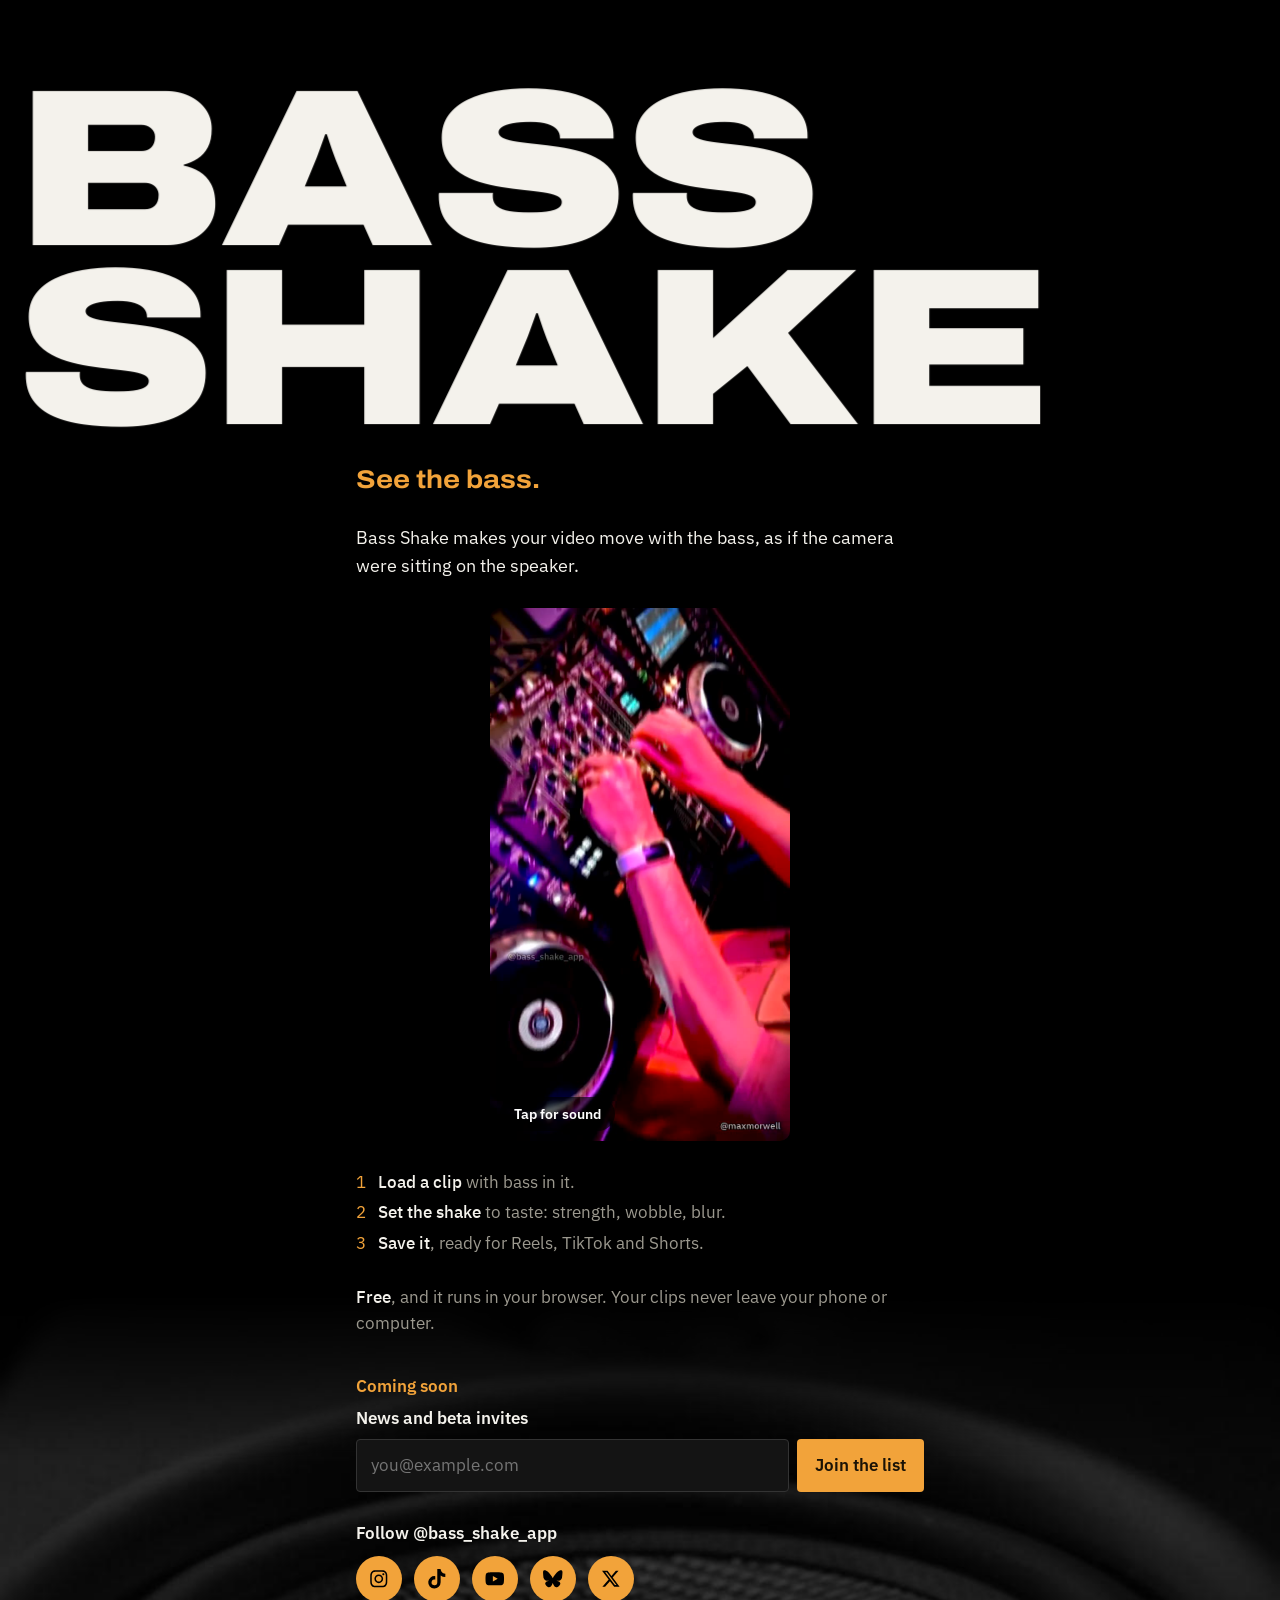
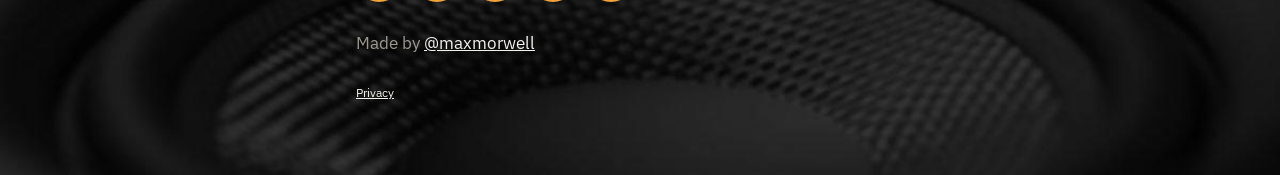
<file: index.html>
<!doctype html>
<html lang="en">
<head>
<meta charset="utf-8">
<meta name="viewport" content="width=device-width, initial-scale=1, viewport-fit=cover">
<title>Bass Shake: a free bass shake effect for your videos</title>
<meta name="description" content="Add a bass shake effect to your videos automatically, driven by your clip's own bass. Fine-tune strength, wobble and blur. Free, in your browser.">
<meta property="og:title" content="Bass Shake">
<meta property="og:description" content="See the bass. Make your video move with the bass, right in your browser.">
<meta property="og:url" content="https://bass-shake.app/">
<link rel="canonical" href="https://bass-shake.app/">
<meta property="og:type" content="website">
<meta property="og:site_name" content="Bass Shake">
<meta property="og:image" content="https://bass-shake.app/img/og.png">
<meta property="og:image:width" content="1200">
<meta property="og:image:height" content="630">
<meta property="og:image:alt" content="Bass Shake. See the bass.">
<meta name="twitter:card" content="summary_large_image">
<link rel="icon" href="/favicon.ico" sizes="16x16 32x32 48x48">
<link rel="icon" type="image/png" sizes="192x192" href="/img/icon-192.png">
<link rel="apple-touch-icon" href="/apple-touch-icon.png">
<script type="application/ld+json">
{"@context":"https://schema.org","@type":"WebApplication","name":"Bass Shake","url":"https://bass-shake.app/",
"description":"Bass Shake makes your video move with the bass, as if the camera were sitting on the speaker. It reads your clip's own audio and runs in your browser; your clips never leave your device.",
"applicationCategory":"MultimediaApplication","operatingSystem":"Any (runs in a web browser)",
"browserRequirements":"A current web browser (phone or computer)",
"sameAs":["https://www.instagram.com/bass_shake_app/","https://www.youtube.com/@bass_shake_app","https://bsky.app/profile/bass-shake.app","https://x.com/bass_shake_app"]}
</script>
<meta name="theme-color" content="#000000">
<!-- Bass Shake landing page (built by tools/build_landing.py from the v4 design). Fonts: Archivo + IBM Plex Sans, SIL OFL 1.1 (vendor/fonts). Social icons: Font Awesome Free 6.5.2/6.7.2, CC BY 4.0 (fontawesome.com). -->
<style>
@font-face{font-family:"Archivo";src:url(vendor/fonts/archivo-latin-wdth-normal.woff2) format("woff2");font-weight:100 900;font-stretch:62% 125%;font-display:swap}
@font-face{font-family:"IBM Plex Sans";src:url(vendor/fonts/ibm-plex-sans-latin-400-normal.woff2) format("woff2");font-weight:400;font-display:swap}
@font-face{font-family:"IBM Plex Sans";src:url(vendor/fonts/ibm-plex-sans-latin-500-normal.woff2) format("woff2");font-weight:500;font-display:swap}
@font-face{font-family:"IBM Plex Sans";src:url(vendor/fonts/ibm-plex-sans-latin-600-normal.woff2) format("woff2");font-weight:600;font-display:swap}
*,*::before,*::after{box-sizing:border-box}
html{-webkit-text-size-adjust:100%;overflow-x:clip}
body{margin:0}
img{max-width:100%}
.ico{width:1.15em;height:1.15em;display:block}
.soc ul{list-style:none;margin:0;padding:0;display:flex;flex-wrap:wrap;gap:12px}
.soc a{display:flex;align-items:center;justify-content:center;text-decoration:none;color:inherit}
.soc-h{margin:0 0 10px}
.ea label{display:block}
.ea-row{display:flex;flex-wrap:wrap;gap:8px}
.ea input{flex:1 1 14rem;min-width:0;font:inherit}
.ea button{font:inherit;cursor:pointer}
.ea-msg{min-height:1.4em;margin:8px 0 0}
a:focus-visible,button:focus-visible,input:focus-visible{outline:2px solid var(--focus,currentColor);outline-offset:3px}
.steps{margin:0;padding:0;list-style:none;counter-reset:s}
.steps li{counter-increment:s;display:flex;gap:.7em;align-items:baseline}
.steps li::before{content:counter(s);font-variant-numeric:tabular-nums}
@media (prefers-reduced-motion: reduce){*{animation:none!important;transition:none!important}}

:root{--bg:#000;--fg:#f4f2ec;--muted:#9c998f;--accent:#f2a33a;--ink:#1a1206;--focus:#f2a33a;color-scheme:dark}
body{background:var(--bg);color:var(--fg);font:400 17px/1.55 "IBM Plex Sans",system-ui,sans-serif}
.hero{padding-inline:16px;padding-block:9vh 0;overflow:hidden}
.title{font:900 18.6vw/.8 "Archivo",sans-serif;font-stretch:125%;letter-spacing:-.02em;margin:0;will-change:transform,filter}
.title span{display:block}
.lower{display:grid;gap:28px}
.wrap{max-width:38rem;margin:0 auto;padding-inline:20px;padding-block:var(--tagtop,28px) 48px;display:grid;gap:28px}
.tag{font:700 1.6rem/1.1 "Archivo",sans-serif;font-stretch:112%;margin:0;color:var(--accent)}
.lede{font-size:1.15rem;margin:0}
.steps{display:grid;gap:4px;color:var(--muted)} .steps b{color:var(--fg);font-weight:500} .steps li::before{color:var(--accent)}
.priv{color:var(--muted);margin:0} .priv b{color:var(--fg);font-weight:500}
.soon{color:var(--accent);font-weight:600;margin:0 0 6px}
.ea label{font-weight:600;margin-bottom:8px}
.ea input{background:#141414;border:1px solid #333;color:var(--fg);padding:12px 14px;border-radius:4px}
.ea button{background:var(--accent);color:var(--ink);border:0;padding:12px 18px;border-radius:4px;font-weight:600}
.hp{position:absolute;left:-9999px;width:1px;height:1px;opacity:0}
.ea-msg{color:var(--muted);font-size:.95rem;min-height:0} .ea-msg:empty{display:none}
.soc-h{font-weight:600}
.soc-circles a,.soc-circles .off{display:flex;align-items:center;justify-content:center;width:46px;height:46px;border-radius:50%;background:var(--accent);color:#000}
.soc-circles .off{width:46px;height:46px;border-radius:50%;background:#3a3a3a;color:#000;cursor:default}
.legal{margin-top:6px;font-size:12px}
.demo{margin:0;justify-self:center;width:min(100%,300px)}
.demo-box{position:relative}
.demo video{display:block;width:100%;aspect-ratio:9/16;border-radius:10px;background:#111;object-fit:cover}
.demo-snd{position:absolute;left:10px;bottom:10px;border:0;border-radius:999px;padding:8px 14px;font:600 14px "IBM Plex Sans",sans-serif;background:rgba(0,0,0,.65);color:#fff;cursor:pointer}
.demo-snd[aria-pressed=true]{background:var(--accent);color:#1a1206}
.by{color:var(--muted);margin:0} .by a{color:var(--fg)}
.wrap{--tagtop:34px}
@media (min-width:900px){.title{font-size:min(19vw,14rem)} .wrap{--tagtop:27px}}

.lower{position:relative;display:grid;gap:28px;padding-block:8px 24px}
.lower::before{content:"";position:absolute;z-index:-1;pointer-events:none;top:-70px;bottom:-48px;left:calc(50% - 50vw);width:100vw;
  background:url(img/landing-cone.jpg) center 62%/cover no-repeat;
  -webkit-mask-image:linear-gradient(transparent,#000 35%);mask-image:linear-gradient(transparent,#000 35%)}
.wrap{padding-bottom:48px;isolation:isolate}
</style>
<script src="js/count.js?v=900a4718b0"></script>
</head>
<body>
<header class="hero"><h1 class="title" id="t" aria-label="Bass Shake"><span>BASS</span> <span>SHAKE</span></h1></header>
<main class="wrap">
  <p class="tag">See the bass.</p>
  <p class="lede">Bass Shake makes your video move with the bass, as if the camera were sitting on the speaker.</p>
  <figure class="demo">
    <div class="demo-box"><video id="demo" src="img/demo.mp4" poster="img/demo-poster.jpg" muted loop playsinline preload="metadata" aria-label="Example: a clip with Bass Shake applied"></video>
    <button class="demo-snd" id="demoSnd" type="button" aria-pressed="false">Tap for sound</button></div>
  </figure>
  <ol class="steps">
  <li><span><b>Load a clip</b> with bass in it.</span></li>
  <li><span><b>Set the shake</b> to taste: strength, wobble, blur.</span></li>
  <li><span><b>Save it</b>, ready for Reels, TikTok and Shorts.</span></li>
</ol>
  <p class="priv"><b>Free</b>, and it runs in your browser. Your clips never leave your phone or computer.</p>
  <div class="lower">
  <section><p class="soon">Coming soon</p><form class="ea" id="ea" novalidate>
  <label for="ea-email">News and beta invites</label>
  <div class="ea-row">
    <input class="hp" name="hp" tabindex="-1" autocomplete="off" aria-hidden="true">
    <input id="ea-email" name="email" type="email" autocomplete="email" placeholder="you@example.com" required>
    <button type="submit">Join the list</button>
  </div>
  <p class="ea-msg" id="ea-msg" role="status"></p>
</form></section>
  <nav class="soc soc-circles" aria-label="Bass Shake on social media"><p class="soc-h">Follow @bass_shake_app</p><ul><li><a href="https://www.instagram.com/bass_shake_app/" target="_blank" rel="noopener" aria-label="Bass Shake on Instagram"><svg class="ico" viewBox="0 0 448 512" aria-hidden="true" focusable="false"><path fill="currentColor" d="M224.1 141c-63.6 0-114.9 51.3-114.9 114.9s51.3 114.9 114.9 114.9S339 319.5 339 255.9 287.7 141 224.1 141zm0 189.6c-41.1 0-74.7-33.5-74.7-74.7s33.5-74.7 74.7-74.7 74.7 33.5 74.7 74.7-33.6 74.7-74.7 74.7zm146.4-194.3c0 14.9-12 26.8-26.8 26.8-14.9 0-26.8-12-26.8-26.8s12-26.8 26.8-26.8 26.8 12 26.8 26.8zm76.1 27.2c-1.7-35.9-9.9-67.7-36.2-93.9-26.2-26.2-58-34.4-93.9-36.2-37-2.1-147.9-2.1-184.9 0-35.8 1.7-67.6 9.9-93.9 36.1s-34.4 58-36.2 93.9c-2.1 37-2.1 147.9 0 184.9 1.7 35.9 9.9 67.7 36.2 93.9s58 34.4 93.9 36.2c37 2.1 147.9 2.1 184.9 0 35.9-1.7 67.7-9.9 93.9-36.2 26.2-26.2 34.4-58 36.2-93.9 2.1-37 2.1-147.8 0-184.8zM398.8 388c-7.8 19.6-22.9 34.7-42.6 42.6-29.5 11.7-99.5 9-132.1 9s-102.7 2.6-132.1-9c-19.6-7.8-34.7-22.9-42.6-42.6-11.7-29.5-9-99.5-9-132.1s-2.6-102.7 9-132.1c7.8-19.6 22.9-34.7 42.6-42.6 29.5-11.7 99.5-9 132.1-9s102.7-2.6 132.1 9c19.6 7.8 34.7 22.9 42.6 42.6 11.7 29.5 9 99.5 9 132.1s2.7 102.7-9 132.1z"/></svg></a></li><li><a href="https://www.tiktok.com/@bass_shake_app" target="_blank" rel="noopener" aria-label="Bass Shake on TikTok"><svg class="ico" viewBox="0 0 448 512" aria-hidden="true" focusable="false"><path fill="currentColor" d="M448,209.91a210.06,210.06,0,0,1-122.77-39.25V349.38A162.55,162.55,0,1,1,185,188.31V278.2a74.62,74.62,0,1,0,52.23,71.18V0l88,0a121.18,121.18,0,0,0,1.86,22.17h0A122.18,122.18,0,0,0,381,102.39a121.43,121.43,0,0,0,67,20.14Z"/></svg></a></li><li><a href="https://www.youtube.com/@bass_shake_app" target="_blank" rel="noopener" aria-label="Bass Shake on YouTube"><svg class="ico" viewBox="0 0 576 512" aria-hidden="true" focusable="false"><path fill="currentColor" d="M549.655 124.083c-6.281-23.65-24.787-42.276-48.284-48.597C458.781 64 288 64 288 64S117.22 64 74.629 75.486c-23.497 6.322-42.003 24.947-48.284 48.597-11.412 42.867-11.412 132.305-11.412 132.305s0 89.438 11.412 132.305c6.281 23.65 24.787 41.5 48.284 47.821C117.22 448 288 448 288 448s170.78 0 213.371-11.486c23.497-6.321 42.003-24.171 48.284-47.821 11.412-42.867 11.412-132.305 11.412-132.305s0-89.438-11.412-132.305zm-317.51 213.508V175.185l142.739 81.205-142.739 81.201z"/></svg></a></li><li><a href="https://bsky.app/profile/bass-shake.app" target="_blank" rel="noopener" aria-label="Bass Shake on Bluesky"><svg class="ico" viewBox="0 0 512 512" aria-hidden="true" focusable="false"><path fill="currentColor" d="M111.8 62.2C170.2 105.9 233 194.7 256 242.4c23-47.6 85.8-136.4 144.2-180.2c42.1-31.6 110.3-56 110.3 21.8c0 15.5-8.9 130.5-14.1 149.2C478.2 298 412 314.6 353.1 304.5c102.9 17.5 129.1 75.5 72.5 133.5c-107.4 110.2-154.3-27.6-166.3-62.9l0 0c-1.7-4.9-2.6-7.8-3.3-7.8s-1.6 3-3.3 7.8l0 0c-12 35.3-59 173.1-166.3 62.9c-56.5-58-30.4-116 72.5-133.5C100 314.6 33.8 298 15.7 233.1C10.4 214.4 1.5 99.4 1.5 83.9c0-77.8 68.2-53.4 110.3-21.8z"/></svg></a></li><li><a href="https://x.com/bass_shake_app" target="_blank" rel="noopener" aria-label="Bass Shake on X"><svg class="ico" viewBox="0 0 512 512" aria-hidden="true" focusable="false"><path fill="currentColor" d="M389.2 48h70.6L305.6 224.2 487 464H345L233.7 318.6 106.5 464H35.8L200.7 275.5 26.8 48H172.4L272.9 180.9 389.2 48zM364.4 421.8h39.1L151.1 88h-42L364.4 421.8z"/></svg></a></li></ul></nav>
  <p class="by">Made by <a href="https://www.instagram.com/maxmorwell/" target="_blank" rel="noopener">@maxmorwell</a></p>
  <p class="by legal"><a href="privacy/">Privacy</a></p>
  </div>
</main>
<script>
(function(){
  var ENDPOINT = 'https://script.google.com/macros/s/AKfycbz9lm0zYITEUqUI5MAH6DWXypDYCtlLgo2k3nBstz0etrlbkIC3HGl56zJdPZBqRAxW/exec';
  var f=document.getElementById('ea'); if(!f) return;
  var i=document.getElementById('ea-email'), m=document.getElementById('ea-msg'), b=f.querySelector('button[type=submit]');
  var q=new URLSearchParams(location.search), src=(q.get('src')||'landing').slice(0,40);
  f.addEventListener('submit',function(e){
    e.preventDefault();
    if(!i.value || !i.checkValidity()){ m.textContent='Enter an email address, like you@example.com.'; i.focus(); return; }
    var tz=''; try{ tz=Intl.DateTimeFormat().resolvedOptions().timeZone||''; }catch(_){}
    var body=new URLSearchParams({email:i.value.trim(), src:src, tz:tz, lang:navigator.language||'', hp:f.hp.value});
    b.disabled=true; m.textContent='Sending\u2026';
    fetch(ENDPOINT,{method:'POST', body:body}).then(function(r){ return r.json(); }).then(function(d){
      if(d && d.ok){ if(window.bsCount) bsCount('joined_list', {dup: !!d.dup}); m.textContent = d.dup ? 'You\u2019re already on the list.' : 'Thanks, you\u2019re on the list.'; f.reset(); }
      else { m.textContent = 'That address didn\u2019t look right. Please check it and try again.'; }
    }).catch(function(){ m.textContent='Something went wrong. Please try again in a moment.'; })
      .then(function(){ b.disabled=false; });
  });
})();
var BS = (function(){
  var beat=60/140, bar=4*beat, tau=0.16, f=15;
  var hits=[[0,1.0],[2.5*beat,0.55]];
  function at(t){
    var ph=t%bar, e=0;
    for(var i=0;i<hits.length;i++){ var d=ph-hits[i][0]; if(d<0) d+=bar; e=Math.max(e,hits[i][1]*Math.exp(-d/tau)); }
    var w=2*Math.PI*f*t;
    return {e:e, x:e*Math.sin(w), y:e*Math.cos(w*0.83+1.1)};
  }
  var reduce = window.matchMedia && matchMedia('(prefers-reduced-motion: reduce)').matches;
  return {at:at, reduce:reduce};
})();
(function(){
  var t=document.getElementById('t'); if(BS.reduce) return; var t0=performance.now();
  function f(now){ var s=BS.at((now-t0)/1000), a=Math.min(window.innerWidth,1200)*0.0084;   // 70 % of v1
    t.style.transform='translate('+(s.x*a).toFixed(2)+'px,'+(s.y*a*0.8).toFixed(2)+'px)';
    t.style.filter=s.e>0.3?'blur('+((s.e-0.3)*1.2).toFixed(2)+'px)':'none';
    requestAnimationFrame(f);}
  requestAnimationFrame(f);
})();</script>
<script>
(function(){
  function on(sel, fn){ document.querySelectorAll(sel).forEach(function(el){ el.addEventListener('click', fn); }); }
  on('.soc-circles a', function(){ if(window.bsCount) bsCount('social_click', {platform: (this.getAttribute('aria-label')||'').replace('Bass Shake on ','')}); });
  on('.by a[href*="maxmorwell"]', function(){ if(window.bsCount) bsCount('made_by_click'); });
})();
</script>
<script>
(function(){
  var v=document.getElementById('demo'), b=document.getElementById('demoSnd'); if(!v||!b) return;
  var calm=window.matchMedia && matchMedia('(prefers-reduced-motion: reduce)').matches;
  if(!calm){ var p=v.play(); if(p&&p.catch) p.catch(function(){}); }
  b.addEventListener('click', function(){
    var on = v.muted;                      // turning sound on
    v.muted = !on;
    if(on){ v.currentTime = 0; var p=v.play(); if(p&&p.catch) p.catch(function(){}); }
    b.setAttribute('aria-pressed', on ? 'true' : 'false');
    b.textContent = on ? 'Sound on' : 'Tap for sound';
  });
})();
</script>
</body>
</html>
</file>
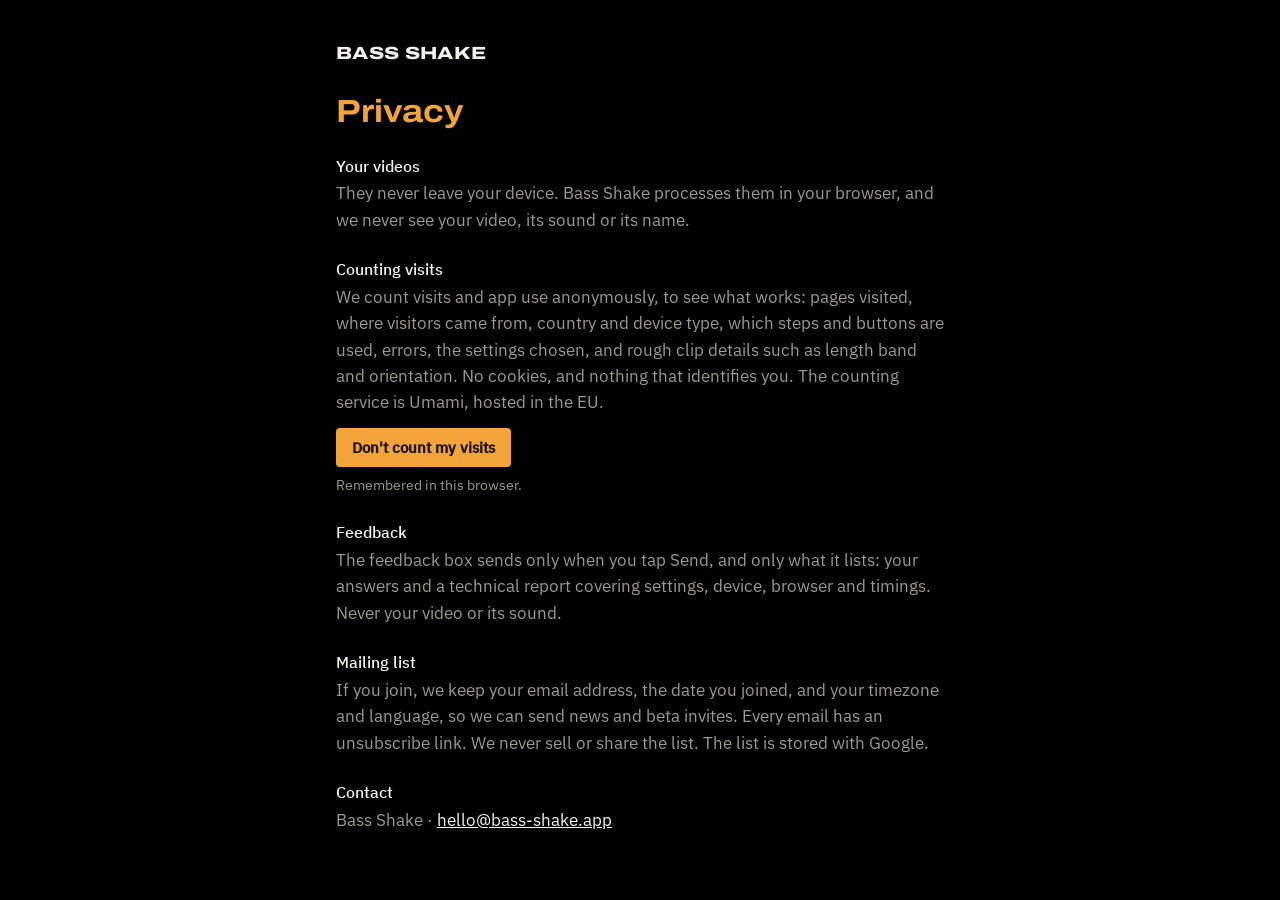
<file: privacy/index.html>
<!doctype html>
<html lang="en">
<head>
<meta charset="utf-8">
<meta name="viewport" content="width=device-width, initial-scale=1, viewport-fit=cover">
<title>Privacy · Bass Shake</title>
<meta name="description" content="How Bass Shake handles your videos, visits, feedback and the mailing list.">
<link rel="canonical" href="https://bass-shake.app/privacy/">
<link rel="icon" href="/favicon.ico" sizes="16x16 32x32 48x48">
<link rel="apple-touch-icon" href="/apple-touch-icon.png">
<meta name="theme-color" content="#000000">
<!-- Privacy page (BASSAPP-016). Wording agreed with the Manager, 22 Oct 2026. Fonts: Archivo + IBM Plex Sans, SIL OFL 1.1. -->
<style>
@font-face{font-family:"Archivo";src:url(../vendor/fonts/archivo-latin-wdth-normal.woff2) format("woff2");font-weight:100 900;font-stretch:62% 125%;font-display:swap}
@font-face{font-family:"IBM Plex Sans";src:url(../vendor/fonts/ibm-plex-sans-latin-400-normal.woff2) format("woff2");font-weight:400;font-display:swap}
@font-face{font-family:"IBM Plex Sans";src:url(../vendor/fonts/ibm-plex-sans-latin-500-normal.woff2) format("woff2");font-weight:500;font-display:swap}
*,*::before,*::after{box-sizing:border-box}
html{-webkit-text-size-adjust:100%}
:root{--bg:#000;--fg:#f4f2ec;--muted:#9c998f;--accent:#f2a33a;--ink:#1a1206;color-scheme:dark}
body{margin:0;background:var(--bg);color:var(--fg);font:400 17px/1.55 "IBM Plex Sans",system-ui,sans-serif}
main{max-width:640px;margin:0 auto;padding:40px 16px 56px}
.home{font:800 1.1rem/1 "Archivo",sans-serif;font-stretch:125%;letter-spacing:.02em;color:var(--fg);text-decoration:none}
h1{font:700 2rem/1.1 "Archivo",sans-serif;font-stretch:112%;color:var(--accent);margin:28px 0 20px}
h2{font:500 1rem/1.3 "IBM Plex Sans",sans-serif;color:var(--fg);margin:26px 0 4px}
p{margin:0 0 10px;color:var(--muted)}
a{color:var(--fg)}
.opt{display:flex;flex-wrap:wrap;align-items:center;gap:10px 14px;margin-top:12px}
.opt button{background:var(--accent);color:var(--ink);border:0;padding:10px 16px;border-radius:4px;font:600 15px "IBM Plex Sans",sans-serif;cursor:pointer}
.opt button.undo{background:#2a2a2a;color:var(--fg)}
.opt span{color:var(--fg);font-size:15px}
:focus-visible{outline:2px solid var(--accent);outline-offset:3px}
</style>
<script src="../js/count.js?v=900a4718b0"></script>
</head>
<body>
<main>
  <a class="home" href="../">BASS SHAKE</a>
  <h1>Privacy</h1>

  <h2>Your videos</h2>
  <p>They never leave your device. Bass Shake processes them in your browser, and we never see your video, its sound or its name.</p>

  <h2>Counting visits</h2>
  <p>We count visits and app use anonymously, to see what works: pages visited, where visitors came from, country and device type, which steps and buttons are used, errors, the settings chosen, and rough clip details such as length band and orientation. No cookies, and nothing that identifies you. The counting service is Umami, hosted in the EU.</p>
  <div class="opt">
    <button type="button" id="nocount">Don't count my visits</button>
    <span id="nocountMsg" role="status"></span>
  </div>
  <p style="margin-top:8px;font-size:14px">Remembered in this browser.</p>

  <h2>Feedback</h2>
  <p>The feedback box sends only when you tap Send, and only what it lists: your answers and a technical report covering settings, device, browser and timings. Never your video or its sound.</p>

  <h2>Mailing list</h2>
  <p>If you join, we keep your email address, the date you joined, and your timezone and language, so we can send news and beta invites. Every email has an unsubscribe link. We never sell or share the list. The list is stored with Google.</p>

  <h2>Contact</h2>
  <p>Bass Shake · <a href="mailto:hello@bass-shake.app">hello@bass-shake.app</a></p>
</main>
<script>
(function(){
  var b = document.getElementById('nocount'), m = document.getElementById('nocountMsg');
  function show(){
    var off = window.bsCountIsOff && bsCountIsOff();
    b.textContent = off ? 'Count my visits again' : "Don't count my visits";
    b.className = off ? 'undo' : '';
    m.textContent = off ? 'Your visits are not counted in this browser.' : '';
  }
  b.addEventListener('click', function(){
    if (!window.bsCountOff) { m.textContent = 'Couldn’t change this setting here.'; return; }
    var ok = bsCountOff(!bsCountIsOff());
    if (!ok) { m.textContent = 'This browser blocks saving the setting (private mode?).'; return; }
    show();
  });
  show();
})();
</script>
</body>
</html>
</file>
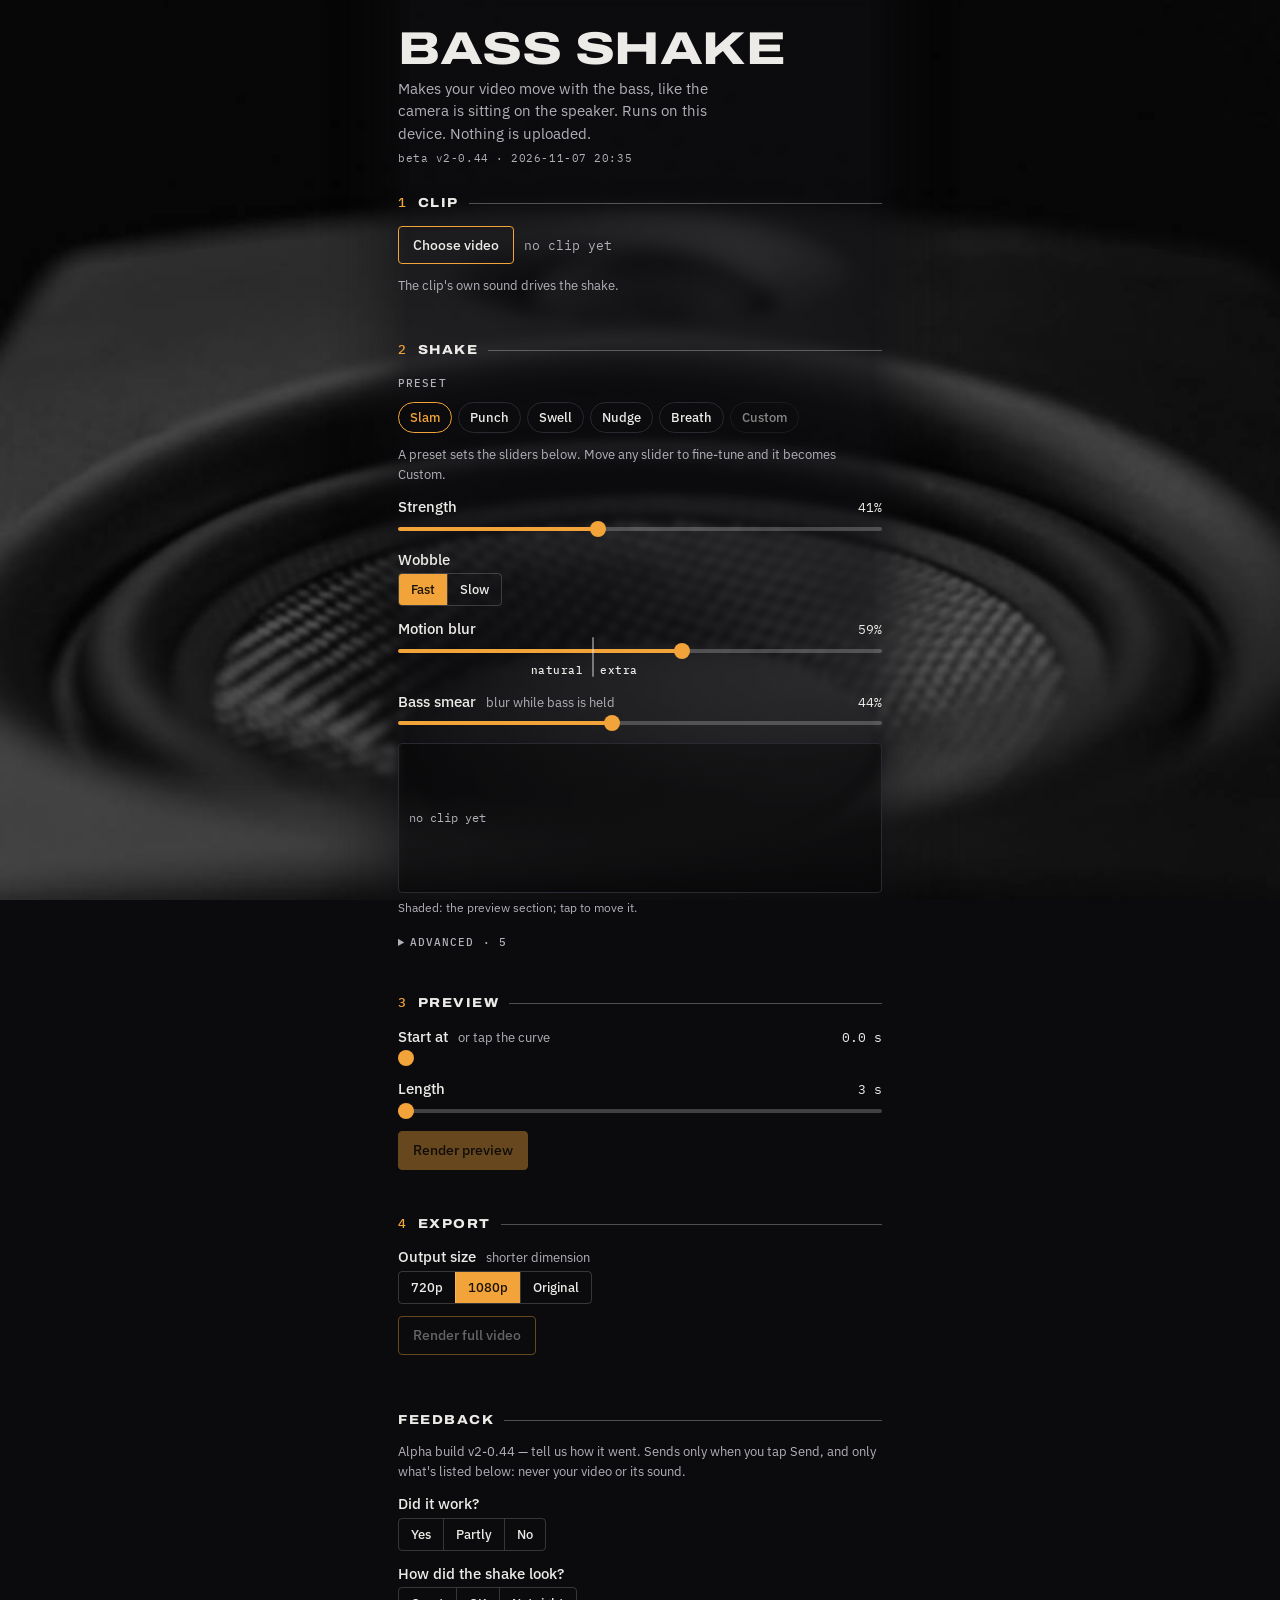
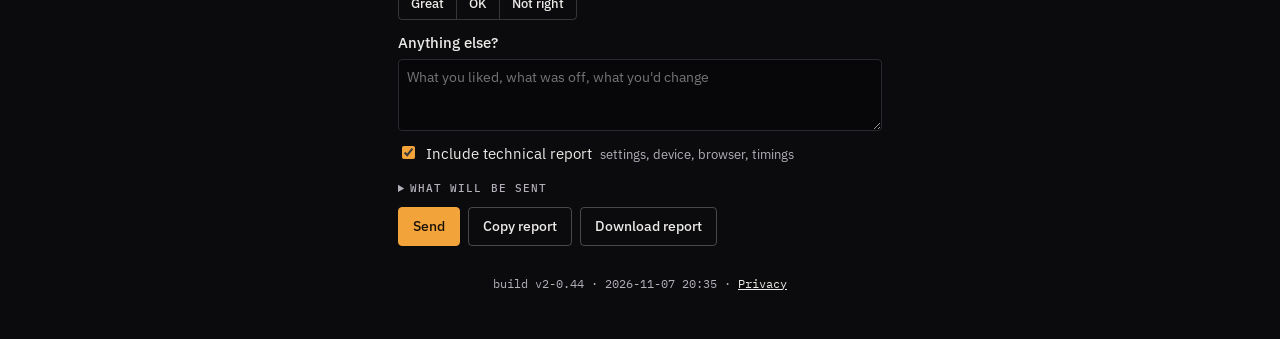
<file: ps63x/index.html>
<!doctype html><html lang="en"><head><meta charset="utf-8">
<meta name="robots" content="noindex, nofollow"><meta name="viewport" content="width=device-width,initial-scale=1,viewport-fit=cover">
<title>Bass Shake</title>
<meta name="description" content="Bass shake for your videos: the picture moves with the bass, like the camera is sitting on the speaker. Runs on your device; nothing is uploaded.">
<meta name="theme-color" content="#0b0a0d">
<link rel="preconnect" href="https://fonts.googleapis.com">
<link rel="stylesheet" href="https://fonts.googleapis.com/css2?family=Archivo:wdth,wght@112..125,500;112..125,800&family=IBM+Plex+Sans:wght@400;500&family=IBM+Plex+Mono:wght@400;500&display=swap">
<link rel="stylesheet" href="../css/app.css?v=900a4718b0">
</head><body>
<div class="bg" aria-hidden="true"></div>
<div class="scrim" aria-hidden="true"></div>
<main class="app">
  <header>
    <h1>Bass Shake</h1>
    <p class="tag">Makes your video move with the bass, like the camera is sitting on the speaker. Runs on this device. Nothing is uploaded.</p>
    <span class="build" id="build"></span>
  </header>

  <section id="s-clip">
    <h2><span class="n">1</span>Clip</h2>
    <div class="file">
      <label class="btn" for="file">Choose video</label>
      <input type="file" id="file" accept="video/*,.mov,.mp4,.m4v,.webm" class="vh">
      <span class="name" id="clipName">no clip yet</span>
    </div>
    <p class="note">The clip's own sound drives the shake.</p>
    <progress id="anaProg" value="0" max="1" hidden></progress>
    <div class="status" id="anaStatus" role="status"></div>
    <div class="status notice" id="bassNote" role="status"></div>
  </section>

  <section id="s-shake">
    <h2><span class="n">2</span>Shake</h2>
    <div class="sub" id="presetLbl">Preset</div>
    <div class="chips" role="group" aria-labelledby="presetLbl" id="chips"></div>
    <p class="note">A preset sets the sliders below. Move any slider to fine-tune and it becomes Custom.</p>
    <div class="ctl" id="mainCtls"></div>
    <div class="curve"><canvas id="plot" aria-label="The shake over the whole clip. Tap to move the preview section."></canvas></div>
    <p class="note small" id="curveNote">Shaded: the preview section; tap to move it.</p>
    <details class="adv" id="adv"><summary class="sub">Advanced · 5</summary>
      <div class="ctl" id="advCtls"></div>
    </details>
  </section>

  <section id="s-preview">
    <h2><span class="n">3</span>Preview</h2>
    <div class="ctl" id="prevCtls"></div>
    <div class="actions"><button class="btn primary" id="previewBtn" type="button" disabled>Render preview</button><button class="btn quiet" id="previewCancelBtn" type="button" hidden>Cancel</button></div>
    <progress id="previewProg" value="0" max="1" hidden></progress>
    <div class="status" id="previewStatus" role="status"></div>
    <div class="status" id="previewStale" role="status"></div>
    <video id="previewVid" controls playsinline hidden></video>
  </section>

  <section id="s-export">
    <h2><span class="n">4</span>Export</h2>
    <div class="row seg-row"><label id="sizeLbl">Output size</label><span class="hint">shorter dimension</span><span></span>
      <div class="seg" role="group" aria-labelledby="sizeLbl" id="sizeSeg"></div></div>
    <p class="note notice" id="keepOpen" hidden>Keep this page open and on screen until it finishes. Switching apps or locking the phone stops the render.</p>
    <p class="note" id="devNote" hidden>Tester build: no watermark</p>
    <div class="actions"><button class="btn" id="exportBtn" type="button" disabled>Render full video</button><button class="btn quiet" id="cancelBtn" type="button" hidden>Cancel</button></div>
    <progress id="exportProg" value="0" max="1" hidden></progress>
    <div class="status" id="exportStatus" role="status"></div>
    <div class="status" id="exportStale" role="status"></div>
    <div class="actions"><button class="btn primary" id="shareBtn" type="button" hidden>Save to Photos / Share</button><button class="btn" id="downloadBtn" type="button" hidden>Download</button></div>
    <p class="note tagline" id="saveHint" hidden>Tap “Save Video” to add it to Photos.</p>
    <div class="status" id="saveStatus" role="status"></div>
    <p class="note tagline" id="tagLine" hidden>Tag <span class="handle">@bass_shake_app</span> for a repost</p>
  </section>

  <section id="s-feedback" class="feedback">
    <h2>Feedback</h2>
    <p class="note"><span id="fbBuild">Alpha build</span> — tell us how it went. Sends only when you tap Send, and only what's listed below: never your video or its sound.</p>
    <div class="row seg-row"><label id="fbWorkedLbl">Did it work?</label><span class="hint"></span><span></span>
      <div class="seg" role="group" aria-labelledby="fbWorkedLbl" id="fbWorked"></div></div>
    <div class="row seg-row"><label id="fbLookLbl">How did the shake look?</label><span class="hint"></span><span></span>
      <div class="seg" role="group" aria-labelledby="fbLookLbl" id="fbLook"></div></div>
    <label class="fb-text"><span>Anything else?</span><textarea id="fbText" rows="3" placeholder="What you liked, what was off, what you'd change"></textarea></label>
    <label class="check"><input type="checkbox" id="fbReport" checked> Include technical report <span class="hint">settings, device, browser, timings</span></label>
    <details class="sent"><summary class="sub">What will be sent</summary><textarea id="fbPreview" readonly rows="10"></textarea></details>
    <div class="actions"><button class="btn primary" id="fbSend" type="button">Send</button><button class="btn quiet" id="copyBtn" type="button">Copy report</button><button class="btn quiet" id="reportDlBtn" type="button">Download report</button></div>
    <div class="status" id="fbStatus" role="status"></div>
    <textarea id="log" readonly hidden></textarea>
  </section>

  <footer class="foot"><span id="buildFoot"></span> · <a href="../privacy/">Privacy</a></footer>
</main>

<script>
// Classic script: runs even if the module below fails to load, so errors still reach the report.
window.BUILD = "v2-0.44 · 2026-11-07 20:35";
document.getElementById("build").textContent = "beta " + window.BUILD;
document.getElementById("buildFoot").textContent = "build " + window.BUILD;
document.getElementById("fbBuild").textContent = "Alpha build " + window.BUILD.split(" ")[0];
window.__log = [];
window.log = function (msg) {
  const line = "[" + (performance.now() / 1000).toFixed(2) + "s] " + msg;
  window.__log.push(line);
  const ta = document.getElementById("log");
  ta.value = window.__log.join("\n");
  if (window.__onLog) window.__onLog();
};
log("build " + window.BUILD);
log("UA " + navigator.userAgent);
log("screen " + screen.width + "x" + screen.height + " @" + (window.devicePixelRatio || 1) + "x");
log("WebCodecs: VideoEncoder=" + (typeof VideoEncoder) + " VideoDecoder=" + (typeof VideoDecoder) + " AudioEncoder=" + (typeof AudioEncoder) + " AudioDecoder=" + (typeof AudioDecoder));
window.addEventListener("error", e => log("ERROR " + (e.message || e)));
window.addEventListener("unhandledrejection", e => log("REJECTION " + (e.reason && (e.reason.stack || e.reason.message) || e.reason)));
try { if (sessionStorage.getItem("bs_export_running")) { sessionStorage.removeItem("bs_export_running"); window.__lastExportInterrupted = true; log("previous export did not finish (page closed or reloaded mid-export)"); } } catch {}
</script>
<script src="../js/count.js?v=900a4718b0"></script>
<script type="module" src="../js/app.js?v=900a4718b0"></script>
</body></html>
</file>
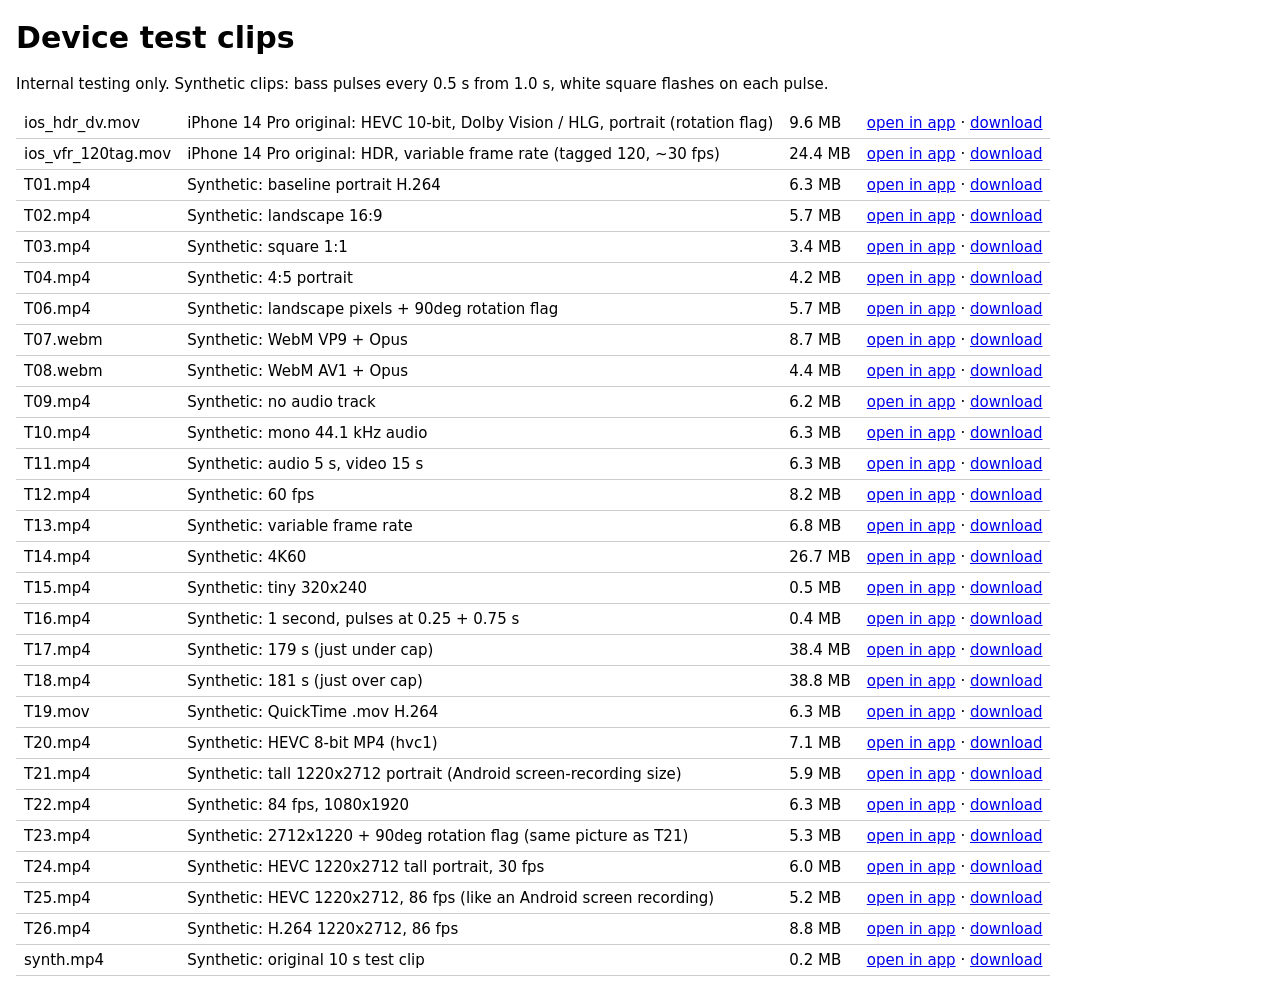
<file: testclips/index.html>
<!doctype html><html lang="en"><head><meta charset="utf-8">
<meta name="viewport" content="width=device-width,initial-scale=1"><meta name="robots" content="noindex,nofollow">
<title>Test clips</title><style>body{font:15px system-ui,sans-serif;margin:16px}table{border-collapse:collapse}
td{padding:6px 8px;border-bottom:1px solid #ccc;vertical-align:top}</style></head><body>
<h1>Device test clips</h1><p>Internal testing only. Synthetic clips: bass pulses every 0.5 s from 1.0 s, white square flashes on each pulse.</p>
<table><tr><td>ios_hdr_dv.mov</td><td>iPhone 14 Pro original: HEVC 10-bit, Dolby Vision / HLG, portrait (rotation flag)</td><td>9.6 MB</td><td><a href="../ps63x/?testclip=ios_hdr_dv.mov">open in app</a> · <a href="ios_hdr_dv.mov" download>download</a></td></tr>
<tr><td>ios_vfr_120tag.mov</td><td>iPhone 14 Pro original: HDR, variable frame rate (tagged 120, ~30 fps)</td><td>24.4 MB</td><td><a href="../ps63x/?testclip=ios_vfr_120tag.mov">open in app</a> · <a href="ios_vfr_120tag.mov" download>download</a></td></tr>
<tr><td>T01.mp4</td><td>Synthetic: baseline portrait H.264</td><td>6.3 MB</td><td><a href="../ps63x/?testclip=T01.mp4">open in app</a> · <a href="T01.mp4" download>download</a></td></tr>
<tr><td>T02.mp4</td><td>Synthetic: landscape 16:9</td><td>5.7 MB</td><td><a href="../ps63x/?testclip=T02.mp4">open in app</a> · <a href="T02.mp4" download>download</a></td></tr>
<tr><td>T03.mp4</td><td>Synthetic: square 1:1</td><td>3.4 MB</td><td><a href="../ps63x/?testclip=T03.mp4">open in app</a> · <a href="T03.mp4" download>download</a></td></tr>
<tr><td>T04.mp4</td><td>Synthetic: 4:5 portrait</td><td>4.2 MB</td><td><a href="../ps63x/?testclip=T04.mp4">open in app</a> · <a href="T04.mp4" download>download</a></td></tr>
<tr><td>T06.mp4</td><td>Synthetic: landscape pixels + 90deg rotation flag</td><td>5.7 MB</td><td><a href="../ps63x/?testclip=T06.mp4">open in app</a> · <a href="T06.mp4" download>download</a></td></tr>
<tr><td>T07.webm</td><td>Synthetic: WebM VP9 + Opus</td><td>8.7 MB</td><td><a href="../ps63x/?testclip=T07.webm">open in app</a> · <a href="T07.webm" download>download</a></td></tr>
<tr><td>T08.webm</td><td>Synthetic: WebM AV1 + Opus</td><td>4.4 MB</td><td><a href="../ps63x/?testclip=T08.webm">open in app</a> · <a href="T08.webm" download>download</a></td></tr>
<tr><td>T09.mp4</td><td>Synthetic: no audio track</td><td>6.2 MB</td><td><a href="../ps63x/?testclip=T09.mp4">open in app</a> · <a href="T09.mp4" download>download</a></td></tr>
<tr><td>T10.mp4</td><td>Synthetic: mono 44.1 kHz audio</td><td>6.3 MB</td><td><a href="../ps63x/?testclip=T10.mp4">open in app</a> · <a href="T10.mp4" download>download</a></td></tr>
<tr><td>T11.mp4</td><td>Synthetic: audio 5 s, video 15 s</td><td>6.3 MB</td><td><a href="../ps63x/?testclip=T11.mp4">open in app</a> · <a href="T11.mp4" download>download</a></td></tr>
<tr><td>T12.mp4</td><td>Synthetic: 60 fps</td><td>8.2 MB</td><td><a href="../ps63x/?testclip=T12.mp4">open in app</a> · <a href="T12.mp4" download>download</a></td></tr>
<tr><td>T13.mp4</td><td>Synthetic: variable frame rate</td><td>6.8 MB</td><td><a href="../ps63x/?testclip=T13.mp4">open in app</a> · <a href="T13.mp4" download>download</a></td></tr>
<tr><td>T14.mp4</td><td>Synthetic: 4K60</td><td>26.7 MB</td><td><a href="../ps63x/?testclip=T14.mp4">open in app</a> · <a href="T14.mp4" download>download</a></td></tr>
<tr><td>T15.mp4</td><td>Synthetic: tiny 320x240</td><td>0.5 MB</td><td><a href="../ps63x/?testclip=T15.mp4">open in app</a> · <a href="T15.mp4" download>download</a></td></tr>
<tr><td>T16.mp4</td><td>Synthetic: 1 second, pulses at 0.25 + 0.75 s</td><td>0.4 MB</td><td><a href="../ps63x/?testclip=T16.mp4">open in app</a> · <a href="T16.mp4" download>download</a></td></tr>
<tr><td>T17.mp4</td><td>Synthetic: 179 s (just under cap)</td><td>38.4 MB</td><td><a href="../ps63x/?testclip=T17.mp4">open in app</a> · <a href="T17.mp4" download>download</a></td></tr>
<tr><td>T18.mp4</td><td>Synthetic: 181 s (just over cap)</td><td>38.8 MB</td><td><a href="../ps63x/?testclip=T18.mp4">open in app</a> · <a href="T18.mp4" download>download</a></td></tr>
<tr><td>T19.mov</td><td>Synthetic: QuickTime .mov H.264</td><td>6.3 MB</td><td><a href="../ps63x/?testclip=T19.mov">open in app</a> · <a href="T19.mov" download>download</a></td></tr>
<tr><td>T20.mp4</td><td>Synthetic: HEVC 8-bit MP4 (hvc1)</td><td>7.1 MB</td><td><a href="../ps63x/?testclip=T20.mp4">open in app</a> · <a href="T20.mp4" download>download</a></td></tr>
<tr><td>T21.mp4</td><td>Synthetic: tall 1220x2712 portrait (Android screen-recording size)</td><td>5.9 MB</td><td><a href="../ps63x/?testclip=T21.mp4">open in app</a> · <a href="T21.mp4" download>download</a></td></tr>
<tr><td>T22.mp4</td><td>Synthetic: 84 fps, 1080x1920</td><td>6.3 MB</td><td><a href="../ps63x/?testclip=T22.mp4">open in app</a> · <a href="T22.mp4" download>download</a></td></tr>
<tr><td>T23.mp4</td><td>Synthetic: 2712x1220 + 90deg rotation flag (same picture as T21)</td><td>5.3 MB</td><td><a href="../ps63x/?testclip=T23.mp4">open in app</a> · <a href="T23.mp4" download>download</a></td></tr>
<tr><td>T24.mp4</td><td>Synthetic: HEVC 1220x2712 tall portrait, 30 fps</td><td>6.0 MB</td><td><a href="../ps63x/?testclip=T24.mp4">open in app</a> · <a href="T24.mp4" download>download</a></td></tr>
<tr><td>T25.mp4</td><td>Synthetic: HEVC 1220x2712, 86 fps (like an Android screen recording)</td><td>5.2 MB</td><td><a href="../ps63x/?testclip=T25.mp4">open in app</a> · <a href="T25.mp4" download>download</a></td></tr>
<tr><td>T26.mp4</td><td>Synthetic: H.264 1220x2712, 86 fps</td><td>8.8 MB</td><td><a href="../ps63x/?testclip=T26.mp4">open in app</a> · <a href="T26.mp4" download>download</a></td></tr>
<tr><td>synth.mp4</td><td>Synthetic: original 10 s test clip</td><td>0.2 MB</td><td><a href="../ps63x/?testclip=synth.mp4">open in app</a> · <a href="synth.mp4" download>download</a></td></tr></table></body></html>
</file>
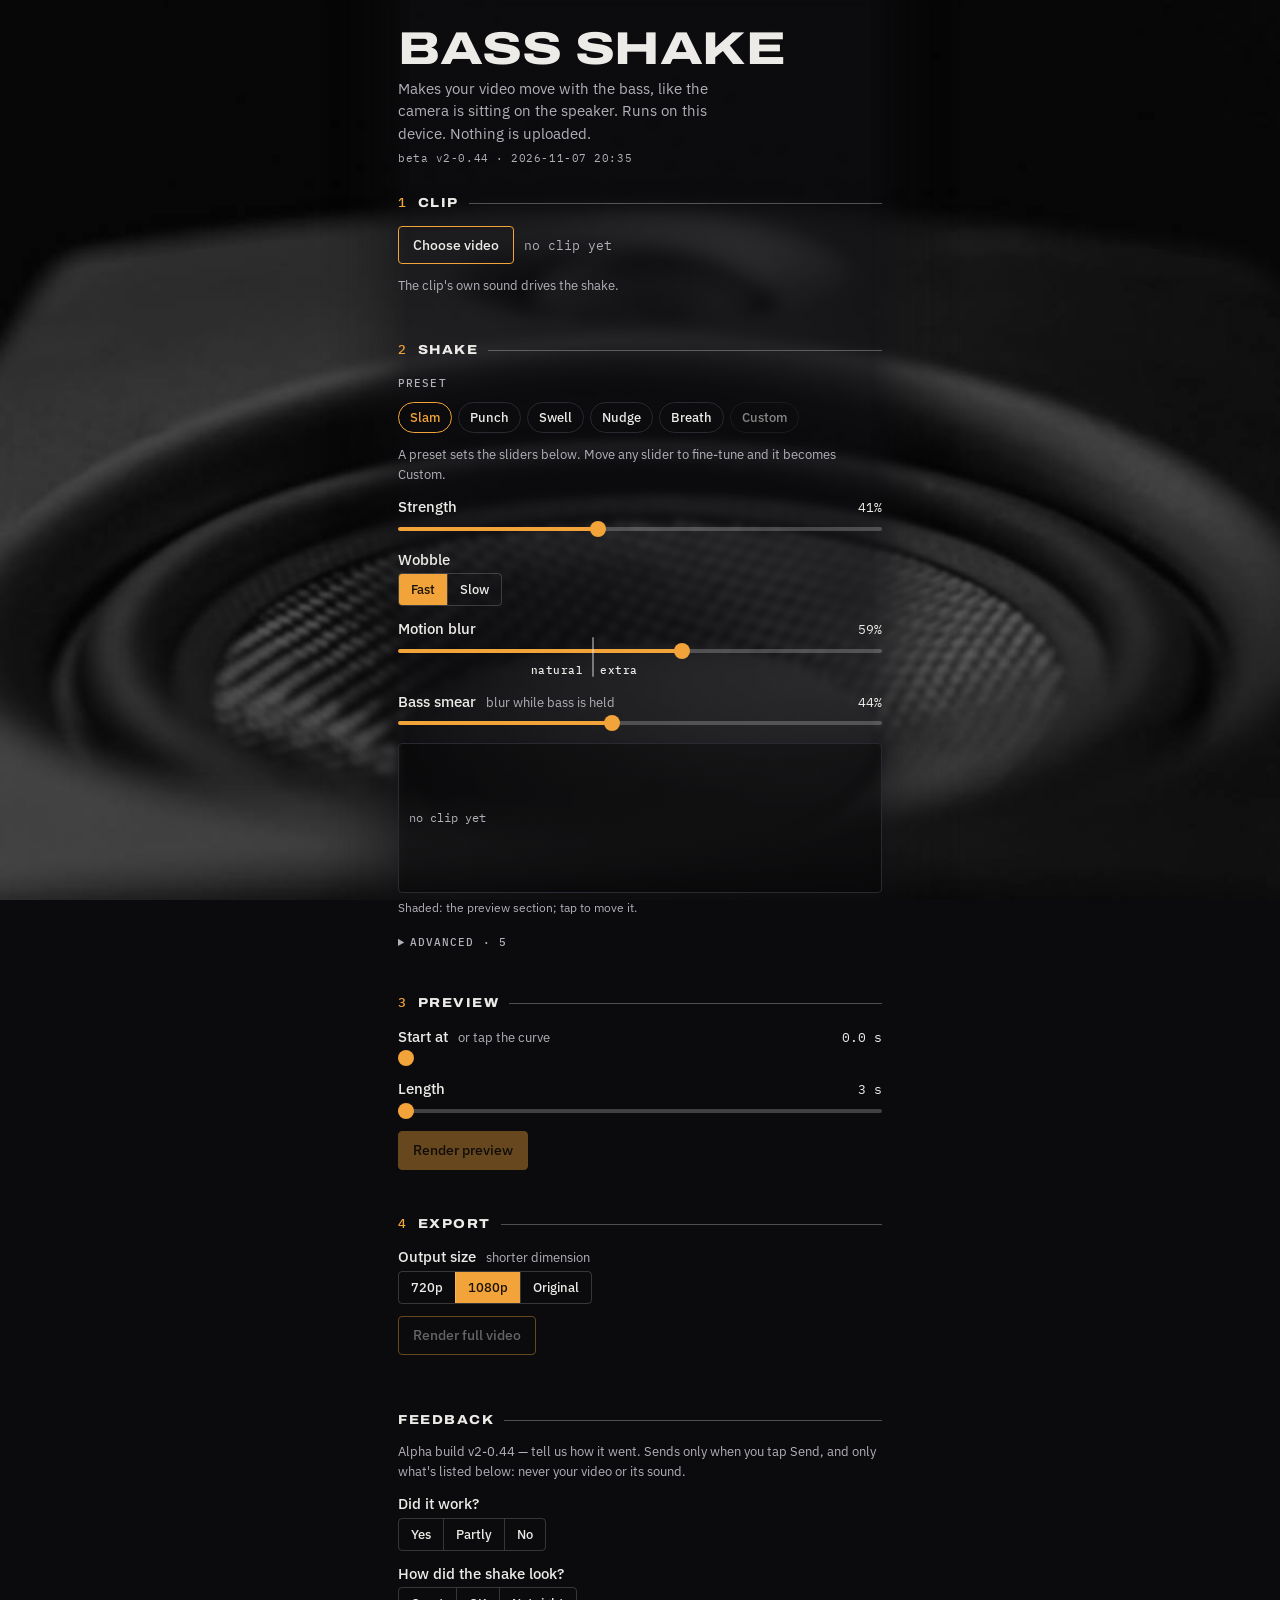
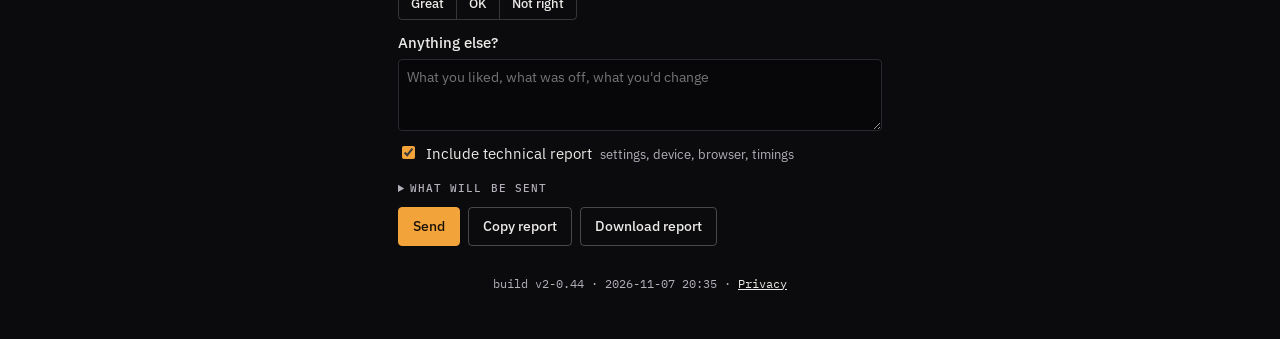
<file: try/index.html>
<!doctype html>
<html lang="en">
<head>
<meta charset="utf-8">
<meta name="viewport" content="width=device-width, initial-scale=1">
<meta name="robots" content="noindex">
<title>Bass Shake</title>
<!-- /try (BASSAPP-016): the short address posted in forum answers. Forwards to the app; at launch, point it at the
     launch version instead so links posted now keep working. GitHub Pages has no server redirects, hence meta + JS. -->
<meta http-equiv="refresh" content="0; url=/ps63x/">
<script>location.replace('/ps63x/' + location.hash);</script>
<style>body{background:#000;color:#f4f2ec;font:16px system-ui,sans-serif;margin:0;padding:40px 16px}a{color:#f2a33a}</style>
</head>
<body><p>Opening Bass Shake… <a href="/ps63x/">tap here if nothing happens</a>.</p></body>
</html>
</file>
<file: css/app.css>
@font-face{font-family:BS Watermark;src:url(../vendor/fonts/ibm-plex-sans-latin-500-normal.woff2) format("woff2");font-weight:500;font-style:normal;font-display:block}:root{--ground:#0b0a0d;--alpha:.55;--line:#2a2830;--text:#ecebe7;--muted:#b3b0b9;--accent:#f2a33a;--accent-ink:#1a1206;--bad:#ff8a7a;--ok:#9fdf9a;--display:"Archivo","Arial Black",system-ui,sans-serif;--body:"IBM Plex Sans",system-ui,-apple-system,"Segoe UI",sans-serif;--mono:"IBM Plex Mono",ui-monospace,Consolas,monospace;color-scheme:dark}*{box-sizing:border-box}[hidden]{display:none!important}html,body{background:var(--ground);color:var(--text);margin:0}body{font-family:var(--body);font-size:15px;line-height:1.5;padding-inline:16px;padding-block:0 48px;-webkit-text-size-adjust:100%}.bg{position:fixed;inset:0;z-index:0;background:var(--ground) url(../img/bg-cone.jpg) center top/cover no-repeat;pointer-events:none}@media(max-width:700px){.bg{background-image:linear-gradient(180deg,var(--ground) calc(50vh - 69.9vw + 1px),transparent calc(50vh - 30.7vw),transparent calc(50vh + 30.7vw),var(--ground) calc(50vh + 69.9vw - 1px)),url(../img/bg-cone.jpg);background-size:100% 100%,200vw auto;background-position:center center,center center;background-repeat:no-repeat,no-repeat}}.scrim{position:fixed;z-index:0;top:0;bottom:0;left:50%;transform:translate(-50%);width:min(640px,100%);background:linear-gradient(90deg,transparent,rgba(16,15,19,var(--alpha)) 14%,rgba(16,15,19,var(--alpha)) 86%,transparent);-webkit-backdrop-filter:blur(3px);backdrop-filter:blur(3px);-webkit-mask-image:linear-gradient(90deg,transparent,#000 14%,#000 86%,transparent);mask-image:linear-gradient(90deg,transparent,#000 14%,#000 86%,transparent);pointer-events:none}@media(max-width:640px){.scrim{background:rgba(16,15,19,var(--alpha));-webkit-mask-image:none;mask-image:none}}.app{position:relative;z-index:1;max-width:520px;margin:0 auto;display:grid;gap:0;padding-top:28px}header{display:grid;gap:6px;padding:0 18px 6px}h1{font-family:var(--display);font-weight:800;font-stretch:125%;font-size:clamp(34px,9vw,46px);line-height:.95;letter-spacing:-.01em;text-transform:uppercase;margin:0;text-wrap:balance}.tag{color:var(--muted);margin:0;max-width:40ch}.build{font:11px var(--mono);color:var(--muted);letter-spacing:.05em}section{position:relative;padding:22px 18px;display:grid;gap:12px;min-width:0}h2{margin:0;font-family:var(--display);font-stretch:112%;font-weight:800;font-size:13px;letter-spacing:.12em;text-transform:uppercase;display:flex;gap:10px;align-items:baseline}h2 .n{font-family:var(--mono);font-weight:500;color:var(--accent)}h2:after{content:"";flex:1;height:1px;align-self:center;background:#ffffff47}.note{margin:0;color:var(--muted);font-size:13px}.note.small{font-size:12px;margin-top:-6px}.notice{color:var(--text)}.vh{position:absolute;width:1px;height:1px;overflow:hidden;clip:rect(0 0 0 0);white-space:nowrap}.file{display:flex;gap:10px;align-items:center;flex-wrap:wrap}.file .name{font:13px var(--mono);color:var(--muted);overflow-wrap:anywhere}.btn{display:inline-block;font:500 14px var(--body);border-radius:4px;padding:10px 14px;cursor:pointer;border:1px solid var(--accent);background:transparent;color:var(--text);line-height:1.2}.btn.primary{background:var(--accent);color:var(--accent-ink)}.btn.quiet{border-color:#ffffff40}.btn:disabled{opacity:.4;cursor:default}.btn.locked{opacity:.4;cursor:default;pointer-events:none}.btn:focus-visible,#file:focus-visible+.btn{outline:2px solid var(--accent);outline-offset:2px}.file:focus-within .btn{outline:2px solid var(--accent);outline-offset:2px}.actions{display:flex;gap:8px;flex-wrap:wrap}.sub{font:500 11px var(--mono);letter-spacing:.1em;text-transform:uppercase;color:var(--muted);margin-top:4px}.chips{display:flex;flex-wrap:wrap;gap:6px}.chip{font:500 13px var(--body);padding:6px 11px;border-radius:999px;border:1px solid var(--line);background:transparent;color:var(--text);cursor:pointer}.chip[aria-pressed=true]{border-color:var(--accent);color:var(--accent)}.chip.custom{cursor:default}.chip.custom[aria-pressed=false]{opacity:.55}.chip:focus-visible{outline:2px solid var(--accent);outline-offset:2px}.ctl{display:grid;gap:12px}.row{display:grid;grid-template-columns:auto minmax(0,1fr) auto;gap:2px 10px;align-items:baseline}.row .hint{font-size:12.5px;color:var(--muted);white-space:nowrap;overflow:hidden;text-overflow:ellipsis;min-width:0}.row label{font-weight:500}.row output{font:13px var(--mono);color:var(--text);font-variant-numeric:tabular-nums}.seg{grid-column:1/-1;display:flex;border:1px solid rgba(255,255,255,.18);border-radius:4px;overflow:hidden;width:max-content;max-width:100%}.seg button{font:500 13px var(--body);background:transparent;color:var(--text);border:0;padding:7px 12px;cursor:pointer}.seg button+button{border-left:1px solid rgba(255,255,255,.18)}.seg button[aria-pressed=true]{background:var(--accent);color:var(--accent-ink)}.seg button:focus-visible{outline:2px solid var(--accent);outline-offset:-2px}.track{grid-column:1/-1;position:relative}.track input{display:block;width:100%;margin:0;-webkit-appearance:none;appearance:none;height:16px;background:transparent;cursor:pointer;touch-action:pan-y}.track input::-webkit-slider-runnable-track{height:4px;border-radius:2px;background:linear-gradient(90deg,var(--accent) var(--p,50%),rgba(255,255,255,.22) var(--p,50%))}.track input::-moz-range-track{height:4px;border-radius:2px;background:linear-gradient(90deg,var(--accent) var(--p,50%),rgba(255,255,255,.22) var(--p,50%))}.track input::-webkit-slider-thumb{-webkit-appearance:none;width:16px;height:16px;border-radius:50%;background:var(--accent);margin-top:-6px;border:0}.track input::-moz-range-thumb{width:16px;height:16px;border-radius:50%;background:var(--accent);border:0}.track input:focus-visible{outline:2px solid var(--accent);outline-offset:4px}.track input:disabled{opacity:.4}.track .mark{position:absolute;top:-6px;height:calc(100% + 24px);width:2px;margin-left:-1px;background:var(--text);opacity:.45;border-radius:1px;pointer-events:none}.track .mark.mark-c{height:calc(100% + 8px)}.track .ml{position:absolute;top:calc(100% + 4px);font:500 11px var(--mono);letter-spacing:.04em;color:var(--text);white-space:nowrap}.track .ml-l{text-align:right}.track .ml-c{transform:translate(-50%);top:calc(100% + 3px);font-weight:400;color:var(--muted)}.track.hasmark{margin-bottom:20px}.track.hasmark+.scale{margin-top:-17px}.scale{grid-column:1/-1;display:flex;justify-content:space-between;font:10.5px var(--mono);color:var(--muted);margin-top:-2px}.curve{height:96px;border:1px solid var(--line);border-radius:4px;background:#00000059;overflow:hidden;cursor:pointer}.curve canvas{display:block;width:100%;height:100%}.curve.stacked{height:150px}.row canvas.mini{grid-column:1/-1;width:100%;height:64px;display:block;margin:2px 0 4px}.adv{padding-top:2px}.adv summary{cursor:pointer;list-style-position:inside}.adv summary:focus-visible{outline:2px solid var(--accent);outline-offset:2px}.adv[open] summary{margin-bottom:12px}progress{width:100%;height:6px;-webkit-appearance:none;appearance:none;border:0;border-radius:3px;background:#ffffff26;overflow:hidden}progress::-webkit-progress-bar{background:#ffffff26}progress::-webkit-progress-value{background:var(--accent)}progress::-moz-progress-bar{background:var(--accent)}.status{font:13px var(--mono);color:var(--muted);min-height:0}.status:empty{display:none}.status.ok{color:var(--ok)}.status.bad{color:var(--bad)}.status.warn{color:var(--accent)}video.stale{opacity:.4}.status.info{font-size:11px;color:var(--muted);opacity:.75;margin-top:-6px}.tagline{color:var(--muted)}.tagline .handle{color:var(--text);font-weight:500}video{width:100%;max-height:70vh;background:#000;border-radius:4px}.feedback textarea,.fb-text textarea{width:100%;font:14px var(--body);color:var(--text);background:#00000059;border:1px solid var(--line);border-radius:4px;padding:8px}.fb-text{display:grid;gap:4px;font-weight:500}.check{display:flex;gap:8px;align-items:baseline;flex-wrap:wrap}.check .hint{font-size:12.5px;color:var(--muted)}.check input{accent-color:var(--accent)}.sent textarea{font:11px/1.4 var(--mono);color:var(--muted);margin-top:8px}.sent summary{cursor:pointer}.foot{font:12px var(--mono);color:var(--muted);text-align:center;padding-block:8px 0}.foot a{color:var(--text)}@media(prefers-reduced-motion:reduce){*{transition:none!important}}
</file>
